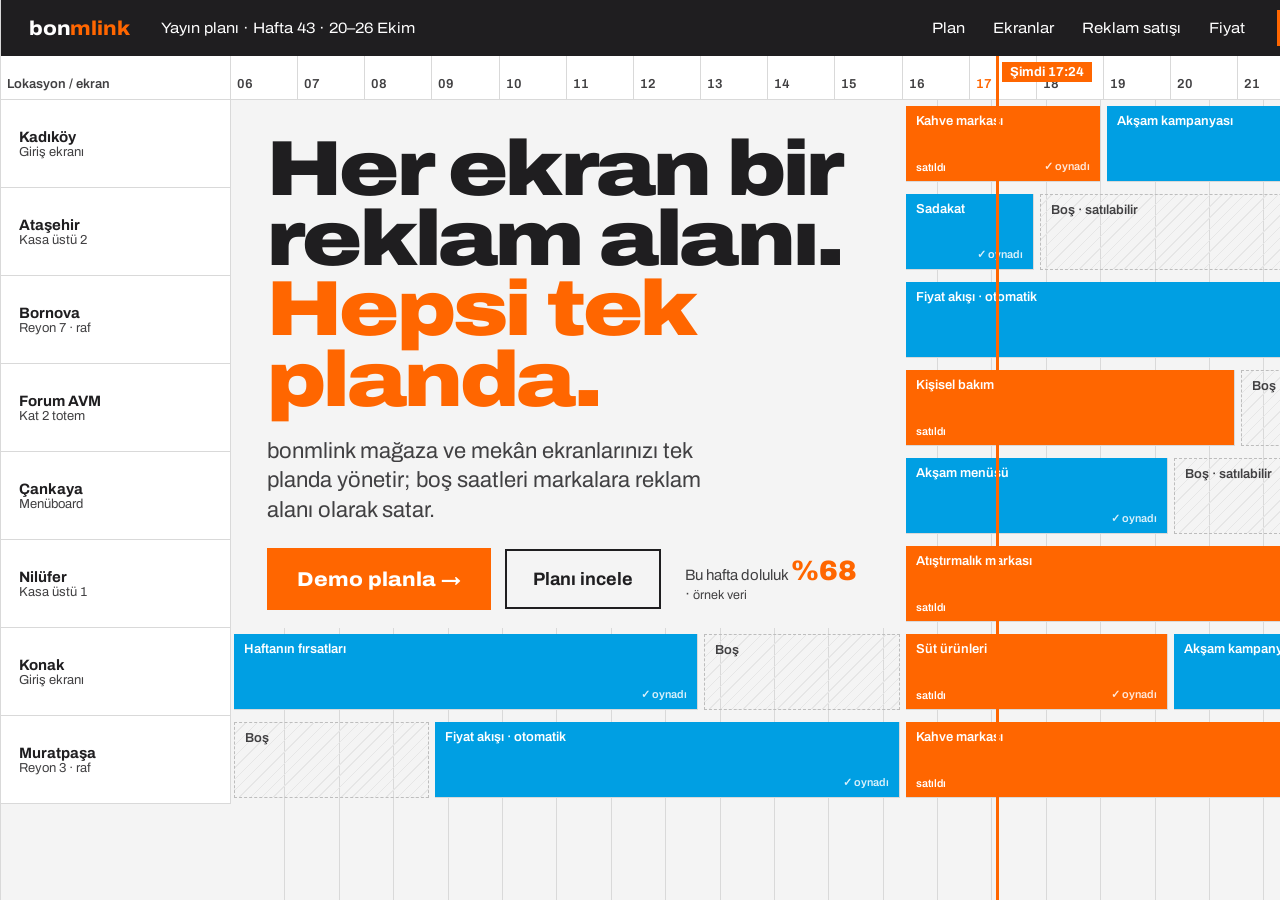
<file: .impeccable/mocks/decision/assigned.html>
<!doctype html>
<html lang="tr"><head><meta charset="utf-8"><meta name="viewport" content="width=1440">
<title>Yayın Planı — bonmlink</title>
<link href="https://fonts.googleapis.com/css2?family=Archivo:wdth,wght@62..125,400..900&display=swap" rel="stylesheet">
<style>
:root{--blue:#009FE3;--orange:#FF6600;--ink:#1F1E20;--ink2:#414042;--paper:#F4F4F4;--rule:#D9D9D9}
*{box-sizing:border-box;margin:0;padding:0}
body{width:1440px;height:900px;overflow:hidden;background:var(--paper);color:var(--ink);font-family:Archivo,sans-serif;font-variant-numeric:tabular-nums}
.plan{background:repeating-linear-gradient(90deg,transparent 0 calc((100% - 230px)/18 - 1px),var(--rule) 0 calc((100% - 230px)/18)) 230px 0/calc(100% - 230px) 100% no-repeat,var(--paper);display:grid;grid-template-columns:230px repeat(18,1fr);grid-template-rows:56px 44px repeat(9,88px);height:900px;border-left:1px solid var(--rule)}
.c{border-right:1px solid var(--rule);border-bottom:1px solid var(--rule);position:relative}
.top{grid-column:1/-1;display:flex;align-items:center;gap:32px;padding:0 28px;background:var(--ink);color:#fff;font-size:15px;font-stretch:110%}
.top b{font-weight:800;font-size:20px;letter-spacing:-.01em}.top b i{font-style:normal;color:var(--orange)}
.top nav{display:flex;gap:28px;margin-left:auto;color:#fff}
.top .cta{background:var(--orange);color:#fff;padding:10px 18px;font-weight:700}
.hr{display:flex;align-items:flex-end;padding:0 0 8px 6px;font-size:13px;font-weight:600;color:var(--ink2);background:#fff}
.hr.now{color:var(--orange)}
.loc{display:flex;flex-direction:column;justify-content:center;padding:0 18px;background:#fff;font-size:15px;font-weight:700}
.loc span{font-weight:400;font-size:13px;color:var(--ink2)}
.slot{margin:6px 3px;display:flex;flex-direction:column;justify-content:space-between;padding:8px 10px;font-size:13px;font-weight:600;color:#fff}
.own{background:var(--blue)}.sold{background:var(--orange)}
.free{background:repeating-linear-gradient(135deg,transparent 0 7px,#E6E6E6 7px 8px);color:var(--ink2);border:1px dashed #BDBDBD}
.played::after{content:"✓ oynadı";position:absolute;right:10px;bottom:8px;font-size:11px;opacity:.85}
.head{grid-column:2/12;grid-row:3/9;background:var(--paper);padding:34px 40px 0 36px;z-index:2;display:flex;flex-direction:column;gap:22px}
.head h1{font-size:78px;line-height:.9;font-weight:900;font-stretch:118%;letter-spacing:-.035em}
.head h1 em{font-style:normal;color:var(--orange)}
.head p{font-size:22px;line-height:1.35;max-width:36ch;color:var(--ink2)}
.head .row{display:flex;gap:14px;align-items:center}
.btn{white-space:nowrap;background:var(--orange);color:#fff;font-weight:800;font-size:20px;padding:20px 30px;font-stretch:110%}
.btn2{white-space:nowrap;border:2px solid var(--ink);padding:18px 26px;font-weight:700;font-size:18px}
.nowline{position:absolute;top:56px;bottom:0;left:calc(230px + (1440px - 230px) * 11.4 / 18);width:3px;background:var(--orange);z-index:3}
.nowline span{position:absolute;top:6px;left:6px;background:var(--orange);color:#fff;font-size:13px;font-weight:700;padding:3px 8px;white-space:nowrap}
.sumi{font-size:15px;color:var(--ink2);margin-left:10px}.sumi b{font-size:28px;font-weight:900;color:var(--orange)}
.sum{grid-column:13/-1;grid-row:7/8;background:var(--ink);color:#fff;margin:6px 3px;padding:12px 14px;display:flex;gap:28px;align-items:center;font-size:14px;z-index:2}
.sum b{font-size:34px;font-weight:900;font-stretch:115%;color:var(--orange)}
</style></head><body>
<div class="plan">
  <div class="top"><b>bon<i>mlink</i></b><span>Yayın planı · Hafta 43 · 20–26 Ekim</span><nav><span>Plan</span><span>Ekranlar</span><span>Reklam satışı</span><span>Fiyat</span></nav><span class="cta">Demo planla</span></div>
  <div class="c hr">Lokasyon / ekran</div>
  <div class="c hr">06</div><div class="c hr">07</div><div class="c hr">08</div><div class="c hr">09</div><div class="c hr">10</div><div class="c hr">11</div><div class="c hr">12</div><div class="c hr">13</div><div class="c hr">14</div><div class="c hr">15</div><div class="c hr">16</div><div class="c hr now">17</div><div class="c hr">18</div><div class="c hr">19</div><div class="c hr">20</div><div class="c hr">21</div><div class="c hr">22</div><div class="c hr">23</div>

  <div class="c loc" style="grid-row:3">Kadıköy<span>Giriş ekranı</span></div><div class="c slot sold played" style="grid-column:12/15;grid-row:3">Kahve markası<small>satıldı</small></div><div class="c slot own" style="grid-column:15/20;grid-row:3">Akşam kampanyası</div>
  <div class="c loc" style="grid-row:4">Ataşehir<span>Kasa üstü 2</span></div><div class="c slot own played" style="grid-column:12/14;grid-row:4">Sadakat</div><div class="c slot free" style="grid-column:14/20;grid-row:4">Boş · satılabilir</div>
  <div class="c loc" style="grid-row:5">Bornova<span>Reyon 7 · raf</span></div><div class="c slot own played" style="grid-column:12/20;grid-row:5">Fiyat akışı · otomatik</div>
  <div class="c loc" style="grid-row:6">Forum AVM<span>Kat 2 totem</span></div><div class="c slot sold" style="grid-column:12/17;grid-row:6">Kişisel bakım<small>satıldı</small></div><div class="c slot free" style="grid-column:17/20;grid-row:6">Boş</div>
  <div class="c loc" style="grid-row:7">Çankaya<span>Menüboard</span></div><div class="c slot own played" style="grid-column:12/16;grid-row:7">Akşam menüsü</div><div class="c slot free" style="grid-column:16/20;grid-row:7">Boş · satılabilir</div>
  <div class="c loc" style="grid-row:8">Nilüfer<span>Kasa üstü 1</span></div><div class="c slot sold" style="grid-column:12/20;grid-row:8">Atıştırmalık markası<small>satıldı</small></div>
  <div class="c loc" style="grid-row:9">Konak<span>Giriş ekranı</span></div>
    <div class="c slot own played" style="grid-column:2/9;grid-row:9">Haftanın fırsatları</div><div class="c slot free" style="grid-column:9/12;grid-row:9">Boş</div><div class="c slot sold played" style="grid-column:12/16;grid-row:9">Süt ürünleri<small>satıldı</small></div><div class="c slot own" style="grid-column:16/20;grid-row:9">Akşam kampanyası</div>
  <div class="c loc" style="grid-row:10">Muratpaşa<span>Reyon 3 · raf</span></div>
    <div class="c slot free" style="grid-column:2/5;grid-row:10">Boş</div><div class="c slot own played" style="grid-column:5/12;grid-row:10">Fiyat akışı · otomatik</div><div class="c slot sold" style="grid-column:12/20;grid-row:10">Kahve markası<small>satıldı</small></div>

  <div class="head">
    <h1>Her ekran bir<br>reklam alanı.<br><em>Hepsi tek planda.</em></h1>
    <p>bonmlink mağaza ve mekân ekranlarınızı tek planda yönetir; boş saatleri markalara reklam alanı olarak satar.</p>
    <div class="row"><span class="btn">Demo planla →</span><span class="btn2">Planı incele</span><span class="sumi">Bu hafta doluluk <b>%68</b> · <small>örnek veri</small></span></div>
  </div>
</div>
<div class="nowline"><span>Şimdi 17:24</span></div>
</body></html>
</file>
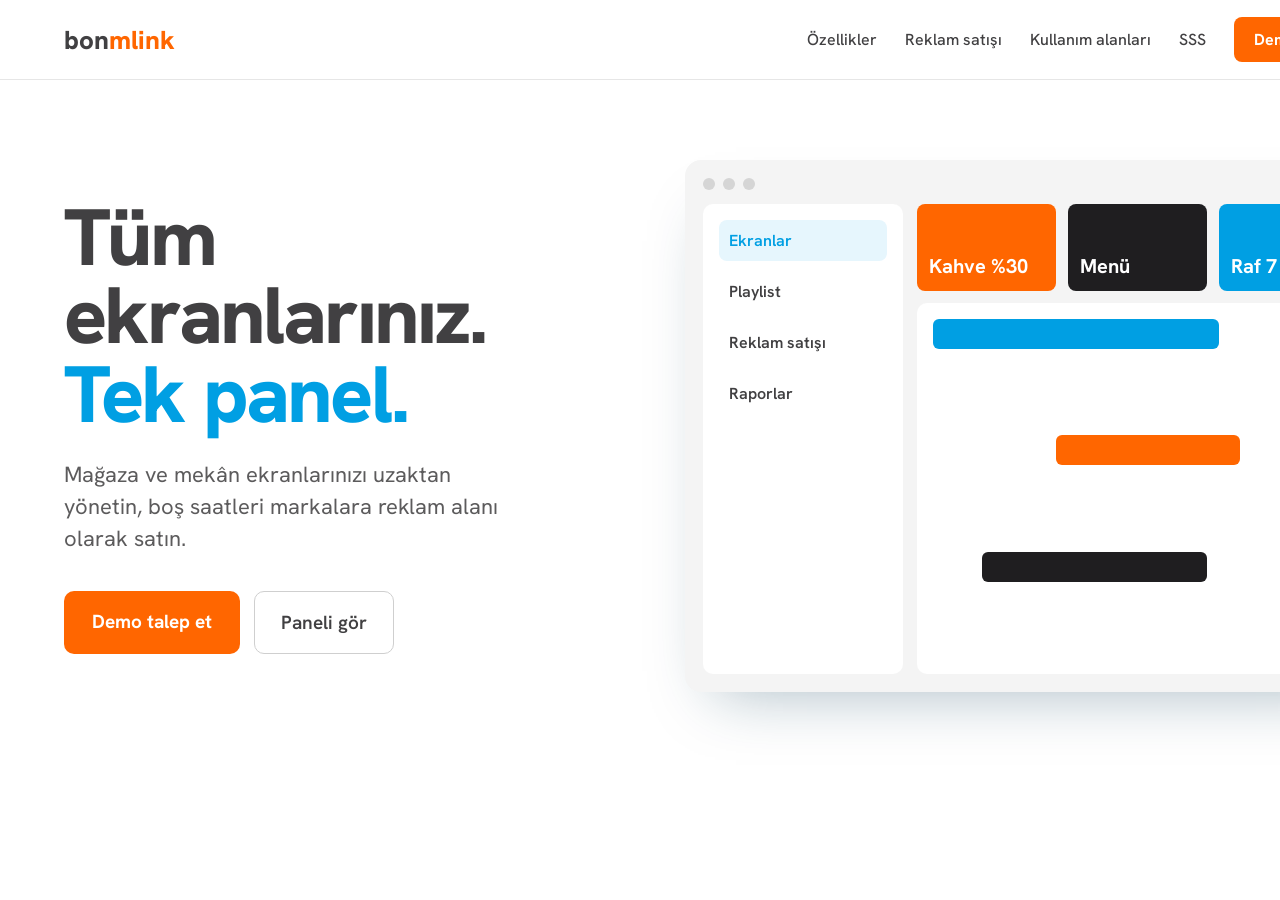
<file: .impeccable/mocks/decision/canon.html>
<!doctype html>
<html lang="tr"><head><meta charset="utf-8"><meta name="viewport" content="width=1440">
<title>Kategori Standardı — bonmlink</title>
<link href="https://fonts.googleapis.com/css2?family=Hanken+Grotesk:wght@400;500;600;700;800&display=swap" rel="stylesheet">
<style>
:root{--blue:#009FE3;--orange:#FF6600;--ink:#414042;--paper:#F4F4F4}
*{box-sizing:border-box;margin:0;padding:0}
body{width:1440px;height:900px;overflow:hidden;background:#fff;color:var(--ink);font-family:"Hanken Grotesk",sans-serif}
nav{display:flex;align-items:center;gap:30px;height:80px;padding:0 64px;font-size:16px;font-weight:500;border-bottom:1px solid #E6E6E6}
nav b{font-size:26px;font-weight:800;color:var(--ink)}nav b i{font-style:normal;color:var(--orange)}
nav .r{margin-left:auto;display:flex;gap:28px;align-items:center}
nav .cta{background:var(--orange);color:#fff;padding:12px 20px;border-radius:8px;font-weight:700}
.hero{display:grid;grid-template-columns:.9fr 1.1fr;gap:56px;padding:80px 64px 0;align-items:center}
h1{font-size:80px;line-height:.98;font-weight:800;letter-spacing:-.035em}
h1 span{color:var(--blue)}
p{font-size:22px;line-height:1.45;max-width:38ch;margin-top:26px;color:#5C5B5C}
.row{display:flex;gap:14px;margin-top:36px}
.btn{background:var(--orange);color:#fff;font-weight:700;font-size:19px;padding:18px 28px;border-radius:10px}
.btn2{border:1.5px solid #CFCFCF;padding:18px 26px;border-radius:10px;font-weight:600;font-size:19px}
.app{background:var(--paper);border-radius:16px;padding:18px;box-shadow:0 30px 60px -30px rgba(11,59,87,.35)}
.bar{display:flex;gap:8px;margin-bottom:14px}.bar i{width:12px;height:12px;border-radius:50%;background:#D5D5D5}
.cols{display:grid;grid-template-columns:200px 1fr;gap:14px;height:470px}
.side{background:#fff;border-radius:10px;padding:16px;display:grid;gap:10px;align-content:start;font-weight:600;font-size:16px}
.side span{padding:10px;border-radius:8px}.side .on{background:#E6F6FD;color:var(--blue)}
.main{display:grid;grid-template-columns:repeat(3,1fr);grid-template-rows:auto 1fr;gap:12px}
.scr{background:#1F1E20;border-radius:8px;aspect-ratio:16/10;display:flex;align-items:flex-end;padding:12px;color:#fff;font-weight:700;font-size:20px}
.scr.o{background:var(--orange)}.scr.b{background:var(--blue)}
.tl{grid-column:1/-1;background:#fff;border-radius:10px;padding:16px;display:grid;gap:10px}
.tl div{height:30px;border-radius:6px}
</style></head><body>
<nav><b>bon<i>mlink</i></b><div class="r"><span>Özellikler</span><span>Reklam satışı</span><span>Kullanım alanları</span><span>SSS</span><span class="cta">Demo talep et</span></div></nav>
<div class="hero">
  <div><h1>Tüm ekranlarınız.<br><span>Tek panel.</span></h1>
  <p>Mağaza ve mekân ekranlarınızı uzaktan yönetin, boş saatleri markalara reklam alanı olarak satın.</p>
  <div class="row"><span class="btn">Demo talep et</span><span class="btn2">Paneli gör</span></div></div>
  <div class="app"><div class="bar"><i></i><i></i><i></i></div>
    <div class="cols"><div class="side"><span class="on">Ekranlar</span><span>Playlist</span><span>Reklam satışı</span><span>Raporlar</span></div>
    <div class="main"><div class="scr o">Kahve %30</div><div class="scr">Menü</div><div class="scr b">Raf 7</div>
    <div class="tl"><div style="background:var(--blue);width:70%"></div><div style="background:var(--orange);width:45%;margin-left:30%"></div><div style="background:#1F1E20;width:55%;margin-left:12%"></div></div></div></div>
  </div>
</div>
</body></html>
</file>
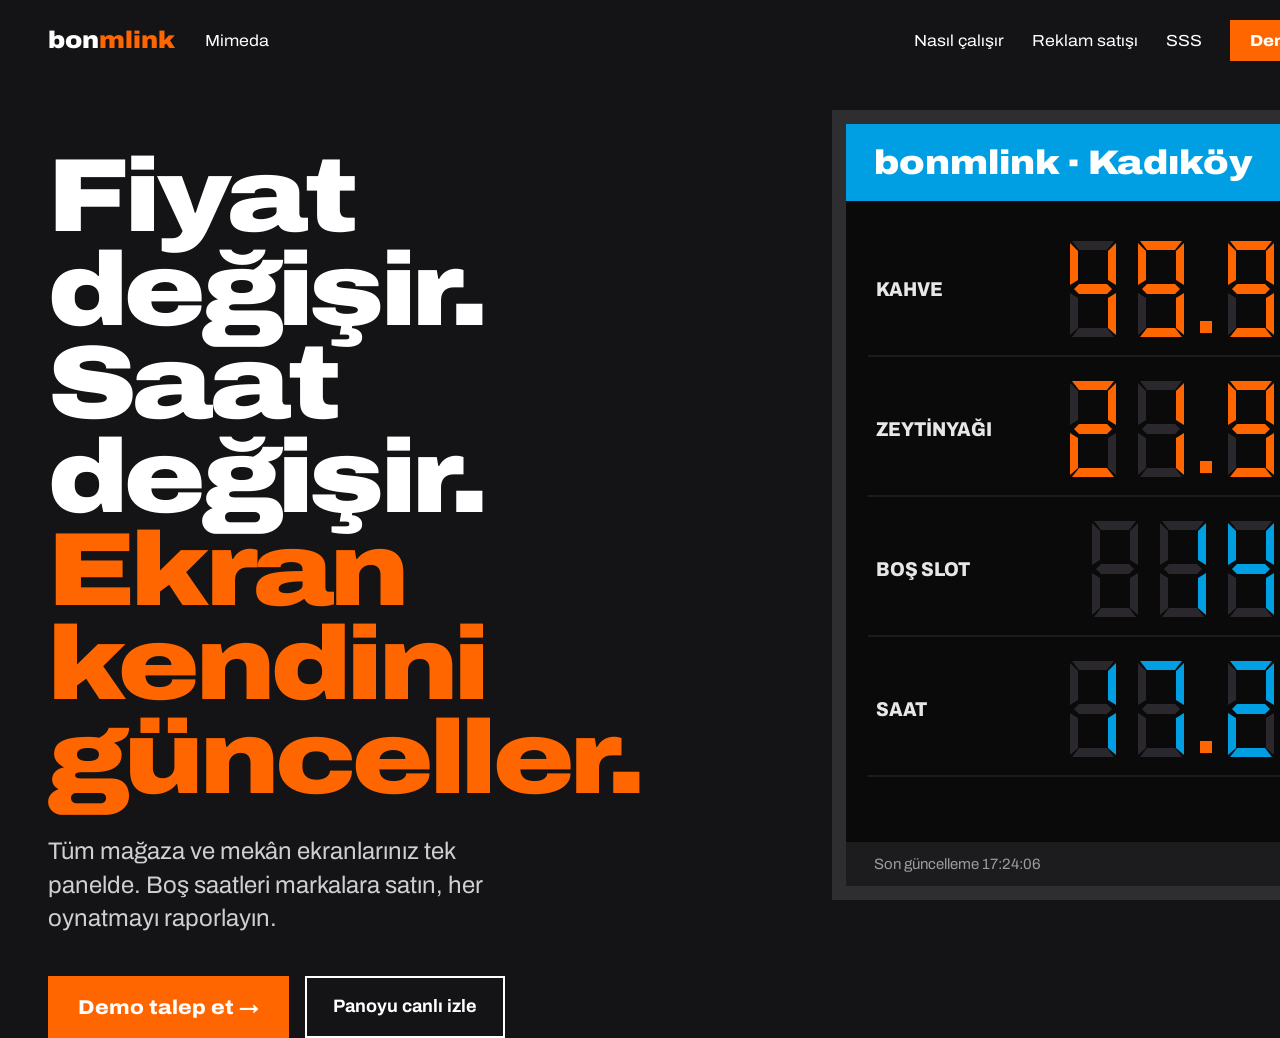
<file: .impeccable/mocks/decision/challenger-seven-segment.html>
<!doctype html>
<html lang="tr"><head><meta charset="utf-8"><meta name="viewport" content="width=1440">
<title>Fiyat Panosu — bonmlink</title>
<link href="https://fonts.googleapis.com/css2?family=Archivo:wdth,wght@62..125,400..900&display=swap" rel="stylesheet">
<style>
:root{--blue:#009FE3;--orange:#FF6600;--ink:#141315;--ghost:#2A282C}
*{box-sizing:border-box;margin:0;padding:0}
body{width:1440px;height:900px;overflow:hidden;background:var(--ink);color:#fff;font-family:Archivo,sans-serif}
nav{display:flex;align-items:center;gap:30px;height:80px;padding:0 48px;font-size:16px;font-stretch:110%}
nav b{font-size:24px;font-weight:900}nav b i{font-style:normal;color:var(--orange)}
nav .r{margin-left:auto;display:flex;gap:28px;align-items:center}
nav .cta{background:var(--orange);padding:12px 20px;font-weight:800}
.wrap{display:grid;grid-template-columns:1fr 560px;gap:40px;padding:30px 48px 0}
h1{font-size:104px;line-height:.9;font-weight:900;font-stretch:120%;letter-spacing:-.035em;margin-top:40px}
h1 em{font-style:normal;color:var(--orange)}
p.lead{font-size:24px;line-height:1.4;color:#CFCFD2;max-width:34ch;margin-top:30px}
.row{display:flex;gap:16px;margin-top:40px}
.btn{background:var(--orange);font-weight:800;font-size:20px;padding:20px 30px;font-stretch:110%}
.btn2{border:2px solid #fff;padding:18px 26px;font-weight:700;font-size:18px}
.totem{background:#0A0A0B;border:14px solid #2E2D30;height:790px;display:flex;flex-direction:column}
.totem .brand{background:var(--blue);padding:20px 28px;font-size:34px;font-weight:900;font-stretch:115%}
.panel{flex:1;display:flex;flex-direction:column;gap:6px;padding:22px}
.line{display:flex;justify-content:space-between;align-items:center;border-bottom:2px solid #1C1B1E;padding:16px 8px}
.line .k{font-size:20px;font-weight:800;font-stretch:90%;text-transform:uppercase;color:#E7E7E9;width:150px;line-height:1.1}
.seg{display:flex;gap:10px}
svg.d{width:58px;height:100px}
svg.d .s{fill:var(--ghost)}svg.d .s.on{fill:var(--orange)}
.line.blue svg.d .s.on{fill:var(--blue)}
.dot{width:12px;height:12px;background:var(--orange);align-self:flex-end;margin-bottom:6px}
.foot{padding:14px 28px;background:#1C1B1E;font-size:15px;color:#9C9BA0;display:flex;justify-content:space-between}
</style></head><body>
<nav><b>bon<i>mlink</i></b><span>Mimeda</span><div class="r"><span>Nasıl çalışır</span><span>Reklam satışı</span><span>SSS</span><span class="cta">Demo talep et</span></div></nav>
<div class="wrap">
  <div>
    <h1>Fiyat değişir.<br>Saat değişir.<br><em>Ekran kendini<br>günceller.</em></h1>
    <p class="lead">Tüm mağaza ve mekân ekranlarınız tek panelde. Boş saatleri markalara satın, her oynatmayı raporlayın.</p>
    <div class="row"><span class="btn">Demo talep et →</span><span class="btn2">Panoyu canlı izle</span></div>
  </div>
  <div class="totem">
    <div class="brand">bonmlink · Kadıköy</div>
    <div class="panel" id="p"></div>
    <div class="foot"><span>Son güncelleme 17:24:06</span><span>örnek veri</span></div>
  </div>
</div>
<script>
const M={0:"abcdef",1:"bc",2:"abged",3:"abgcd",4:"fgbc",5:"afgcd",6:"afgedc",7:"abc",8:"abcdefg",9:"abcdfg"," ":""};
const P={a:"M8 2h42l-7 9H15z",b:"M52 4v42l-8-5V12z",c:"M52 54v42l-8-7V59z",d:"M8 98h42l-7-9H15z",e:"M6 54v42l8-7V59z",f:"M6 4v42l8-5V12z",g:"M10 50l5-5h28l5 5-5 5H15z"};
const dig=ch=>`<svg class="d" viewBox="0 0 58 100">${Object.entries(P).map(([k,d])=>`<path class="s ${M[ch]?.includes(k)?'on':''}" d="${d}"/>`).join("")}</svg>`;
const data=[["Kahve","4990",1,""],["Zeytinyağı","2190",1,""],["Boş slot"," 142",-1,"blue"],["Saat","1724",1,"blue"]];
document.getElementById("p").innerHTML=data.map(([k,n,dp,c])=>`<div class="line ${c}"><span class="k">${k}</span><span class="seg">${[...n].map((ch,i)=>dig(ch)+(i===dp?'<span class="dot"></span>':'')).join("")}</span></div>`).join("");
</script>
</body></html>
</file>
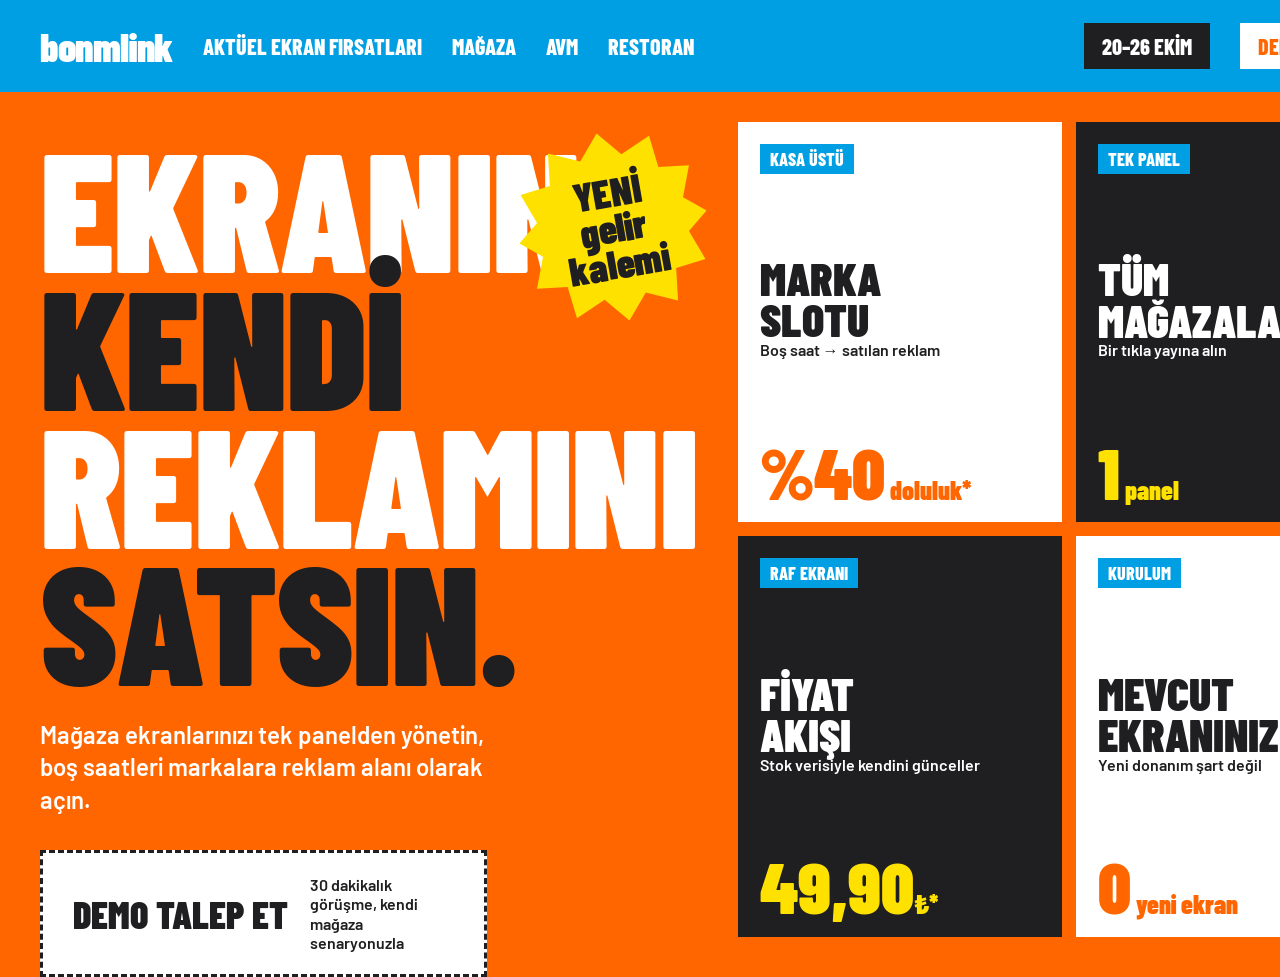
<file: .impeccable/mocks/decision/model-pick.html>
<!doctype html>
<html lang="tr"><head><meta charset="utf-8"><meta name="viewport" content="width=1440">
<title>Aktüel — bonmlink</title>
<link href="https://fonts.googleapis.com/css2?family=Barlow+Condensed:ital,wght@0,600;0,800;0,900;1,900&family=Barlow:wght@400;600;700&display=swap" rel="stylesheet">
<style>
:root{--blue:#009FE3;--orange:#FF6600;--ink:#1F1E20;--paper:#FFFFFF}
*{box-sizing:border-box;margin:0;padding:0}
body{width:1440px;height:900px;overflow:hidden;background:var(--orange);color:#fff;font-family:Barlow,sans-serif}
.mast{height:92px;background:var(--blue);display:flex;align-items:center;padding:0 40px;gap:30px;font-family:"Barlow Condensed";font-weight:800;font-size:22px;text-transform:uppercase}
.mast .logo{font-size:40px;font-weight:900;text-transform:none;letter-spacing:-.01em}
.mast .date{margin-left:auto;background:var(--ink);padding:10px 18px}
.mast .cta{background:#fff;color:var(--orange);padding:10px 18px}
.body{display:grid;grid-template-columns:1.05fr 1fr;height:808px}
.left{padding:46px 40px 0;position:relative}
h1{font-family:"Barlow Condensed";font-weight:900;font-size:168px;line-height:.82;text-transform:uppercase;letter-spacing:-.01em}
h1 span{display:block;color:var(--ink)}
.lead{font-size:24px;line-height:1.35;max-width:34ch;margin-top:30px;font-weight:600}
.coupon{margin-top:34px;display:inline-flex;align-items:center;gap:22px;background:#fff;color:var(--ink);padding:22px 30px;border:3px dashed var(--ink);font-family:"Barlow Condensed";font-weight:900;font-size:38px;text-transform:uppercase}
.coupon small{font-family:Barlow;font-size:16px;font-weight:600;text-transform:none;max-width:16ch;line-height:1.2}
.burst{position:absolute;right:30px;top:40px;width:190px;height:190px;background:#FFE100;color:var(--ink);clip-path:polygon(50% 0,61% 13%,77% 6%,79% 23%,95% 25%,89% 41%,100% 50%,89% 59%,95% 75%,79% 77%,77% 94%,61% 87%,50% 100%,39% 87%,23% 94%,21% 77%,5% 75%,11% 59%,0 50%,11% 41%,5% 25%,21% 23%,23% 6%,39% 13%);display:grid;place-items:center;text-align:center;font-family:"Barlow Condensed";font-weight:900;font-size:40px;line-height:.9;transform:rotate(-10deg)}
.grid{display:grid;grid-template-columns:1fr 1fr;grid-template-rows:1fr 1fr;gap:14px;padding:30px 40px 40px 0}
.item{background:#fff;color:var(--ink);padding:22px;display:flex;flex-direction:column;justify-content:space-between;position:relative}
.item .tag{align-self:flex-start;background:var(--blue);color:#fff;font-family:"Barlow Condensed";font-weight:800;font-size:18px;padding:4px 10px;text-transform:uppercase}
.item h3{font-family:"Barlow Condensed";font-weight:900;font-size:46px;line-height:.9;text-transform:uppercase}
.item .price{font-family:"Barlow Condensed";font-weight:900;font-size:72px;line-height:.8;color:var(--orange)}
.item .price small{font-size:26px}
.item p{font-size:16px;font-weight:600}
.item.dark{background:var(--ink);color:#fff}.item.dark .price{color:#FFE100}
</style></head><body>
<header class="mast"><span class="logo">bonmlink</span><span>Aktüel ekran fırsatları</span><span>Mağaza</span><span>AVM</span><span>Restoran</span><span class="date">20–26 Ekim</span><span class="cta">Demo talep et</span></header>
<main class="body">
  <div class="left">
    <h1>Ekranın<span>kendi</span>reklamını<span>satsın.</span></h1>
    <p class="lead">Mağaza ekranlarınızı tek panelden yönetin, boş saatleri markalara reklam alanı olarak açın.</p>
    <div class="coupon">Demo talep et <small>30 dakikalık görüşme, kendi mağaza senaryonuzla</small></div>
    <div class="burst">YENİ<br>gelir<br>kalemi</div>
  </div>
  <div class="grid">
    <div class="item"><span class="tag">Kasa üstü</span><div><h3>Marka<br>slotu</h3><p>Boş saat → satılan reklam</p></div><div class="price">%40<small> doluluk*</small></div></div>
    <div class="item dark"><span class="tag">Tek panel</span><div><h3>Tüm<br>mağazalar</h3><p>Bir tıkla yayına alın</p></div><div class="price">1<small> panel</small></div></div>
    <div class="item dark"><span class="tag">Raf ekranı</span><div><h3>Fiyat<br>akışı</h3><p>Stok verisiyle kendini günceller</p></div><div class="price">49,90<small>₺*</small></div></div>
    <div class="item"><span class="tag">Kurulum</span><div><h3>Mevcut<br>ekranınız</h3><p>Yeni donanım şart değil</p></div><div class="price">0<small> yeni ekran</small></div></div>
  </div>
</main>
<p style="position:absolute;right:40px;bottom:12px;font-size:13px;font-weight:600">* örnek değer</p>
</body></html>
</file>
